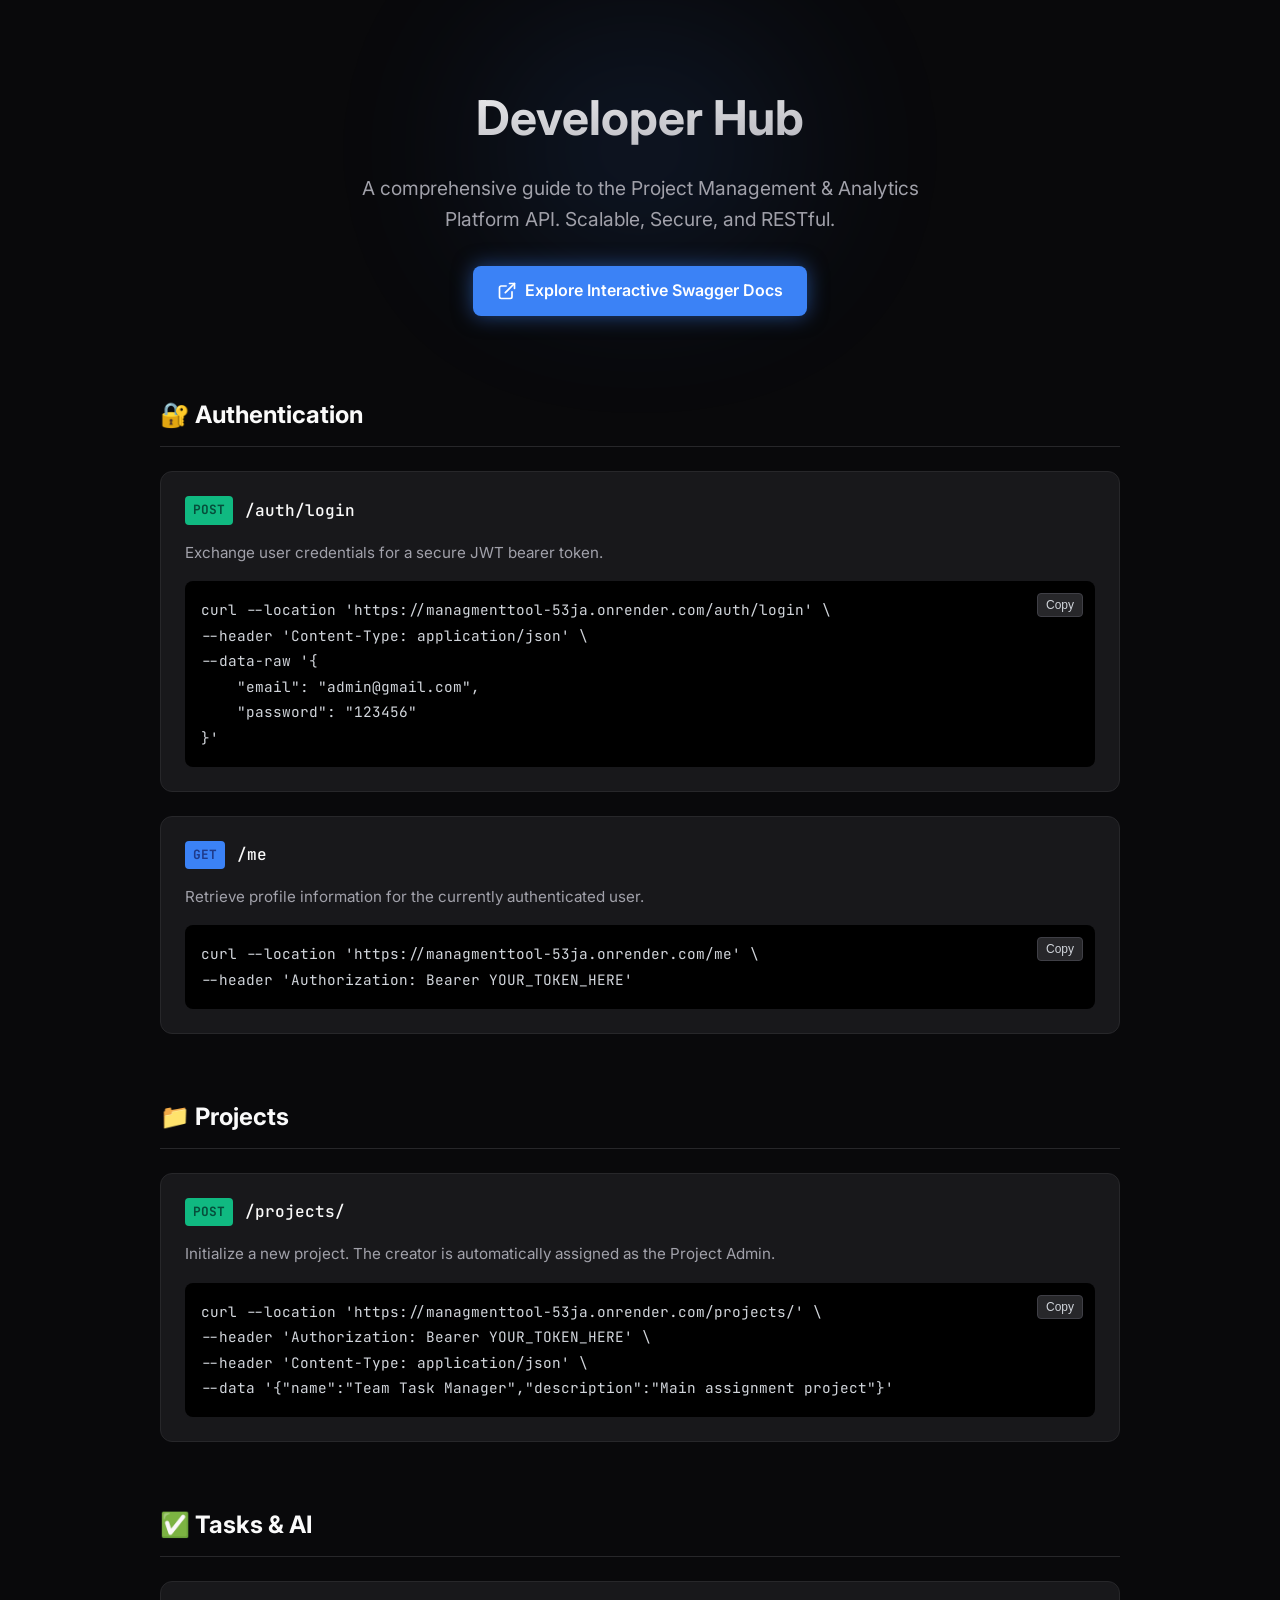
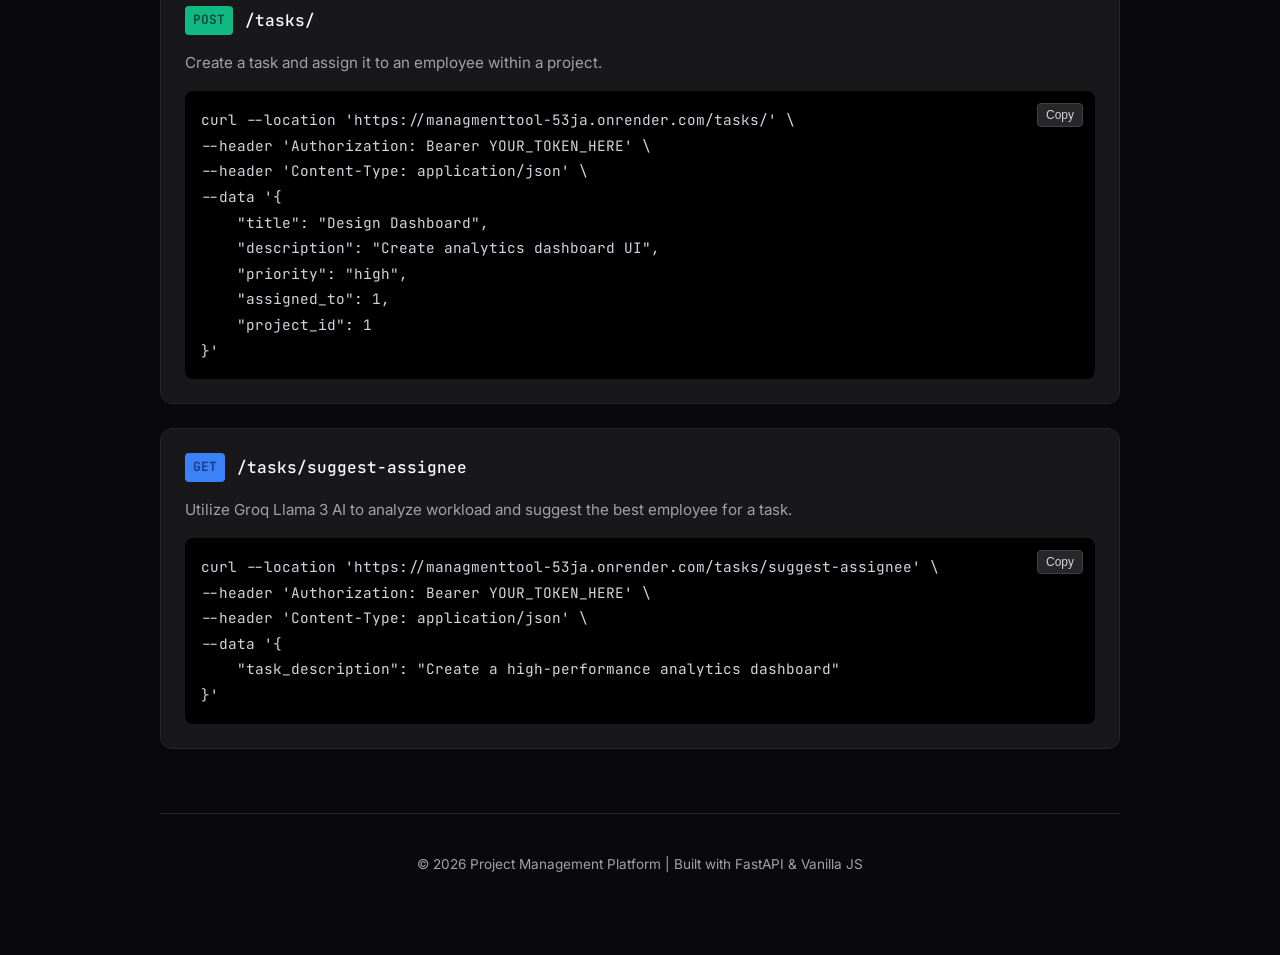
<file: frontend/developers.html>
<!DOCTYPE html>
<html lang="en">

<head>
    <meta charset="UTF-8">
    <meta name="viewport" content="width=device-width, initial-scale=1.0">
    <title>Developer Hub | API Reference</title>
    <link rel="preconnect" href="https://fonts.googleapis.com">
    <link rel="preconnect" href="https://fonts.gstatic.com" crossorigin>
    <link
        href="https://fonts.googleapis.com/css2?family=Inter:wght@300;400;600;700&family=JetBrains+Mono:wght@400;500&display=swap"
        rel="stylesheet">
    <style>
        :root {
            --bg: #09090b;
            --card-bg: #18181b;
            --border: #27272a;
            --text-main: #fafafa;
            --text-dim: #a1a1aa;
            --accent: #3b82f6;
            --accent-glow: rgba(59, 130, 246, 0.5);
            --code-bg: #000000;
        }

        * {
            margin: 0;
            padding: 0;
            box-sizing: border-box;
        }

        body {
            background-color: var(--bg);
            color: var(--text-main);
            font-family: 'Inter', sans-serif;
            line-height: 1.6;
            overflow-x: hidden;
        }

        .container {
            max-width: 1000px;
            margin: 0 auto;
            padding: 80px 20px;
        }

        header {
            text-align: center;
            margin-bottom: 80px;
        }

        h1 {
            font-size: 3rem;
            font-weight: 700;
            margin-bottom: 16px;
            background: linear-gradient(to bottom right, #fff, #a1a1aa);
            -webkit-background-clip: text;
            -webkit-text-fill-color: transparent;
        }

        .subtitle {
            color: var(--text-dim);
            font-size: 1.2rem;
            max-width: 600px;
            margin: 0 auto 32px;
        }

        .swagger-btn {
            display: inline-flex;
            align-items: center;
            gap: 8px;
            background: var(--accent);
            color: white;
            padding: 12px 24px;
            border-radius: 8px;
            text-decoration: none;
            font-weight: 600;
            transition: all 0.2s;
            box-shadow: 0 0 20px var(--accent-glow);
        }

        .swagger-btn:hover {
            transform: translateY(-2px);
            filter: brightness(1.1);
        }

        section {
            margin-bottom: 64px;
        }

        h2 {
            font-size: 1.5rem;
            margin-bottom: 24px;
            padding-bottom: 12px;
            border-bottom: 1px solid var(--border);
            display: flex;
            align-items: center;
            gap: 12px;
        }

        .endpoint-card {
            background: var(--card-bg);
            border: 1px solid var(--border);
            border-radius: 12px;
            padding: 24px;
            margin-bottom: 24px;
            transition: border-color 0.2s;
        }

        .endpoint-card:hover {
            border-color: var(--accent);
        }

        .endpoint-header {
            display: flex;
            justify-content: space-between;
            align-items: flex-start;
            margin-bottom: 16px;
        }

        .method-path {
            display: flex;
            align-items: center;
            gap: 12px;
        }

        .method {
            font-family: 'JetBrains Mono', monospace;
            font-size: 0.8rem;
            font-weight: 700;
            padding: 4px 8px;
            border-radius: 4px;
            text-transform: uppercase;
        }

        .method.post {
            background: #10b981;
            color: #064e3b;
        }

        .method.get {
            background: #3b82f6;
            color: #1e3a8a;
        }

        .method.patch {
            background: #f59e0b;
            color: #78350f;
        }

        .path {
            font-family: 'JetBrains Mono', monospace;
            color: var(--text-main);
            font-weight: 500;
        }

        .desc {
            color: var(--text-dim);
            font-size: 0.95rem;
            margin-bottom: 16px;
        }

        .code-block {
            background: var(--code-bg);
            border-radius: 8px;
            padding: 16px;
            position: relative;
            overflow-x: auto;
        }

        code {
            font-family: 'JetBrains Mono', monospace;
            font-size: 0.9rem;
            color: #d1d5db;
            white-space: pre;
        }

        .copy-btn {
            position: absolute;
            top: 12px;
            right: 12px;
            background: #27272a;
            border: 1px solid #3f3f46;
            color: #d1d5db;
            padding: 4px 8px;
            border-radius: 4px;
            font-size: 0.75rem;
            cursor: pointer;
            transition: all 0.2s;
        }

        .copy-btn:hover {
            background: #3f3f46;
        }

        footer {
            text-align: center;
            padding-top: 40px;
            color: var(--text-dim);
            font-size: 0.85rem;
            border-top: 1px solid var(--border);
        }

        .glow {
            position: fixed;
            top: 0;
            left: 50%;
            transform: translateX(-50%);
            width: 600px;
            height: 300px;
            background: radial-gradient(circle, var(--accent-glow) 0%, transparent 70%);
            z-index: -1;
            filter: blur(80px);
            opacity: 0.3;
        }
    </style>
</head>

<body>
    <div class="glow"></div>
    <div class="container">
        <header>
            <h1>Developer Hub</h1>
            <p class="subtitle">A comprehensive guide to the Project Management & Analytics Platform API. Scalable,
                Secure, and RESTful.</p>
            <a href="https://managmenttool-53ja.onrender.com/docs" target="_blank" class="swagger-btn">
                <svg width="20" height="20" viewBox="0 0 24 24" fill="none" stroke="currentColor" stroke-width="2"
                    stroke-linecap="round" stroke-linejoin="round">
                    <path d="M18 13v6a2 2 0 0 1-2 2H5a2 2 0 0 1-2-2V8a2 2 0 0 1 2-2h6"></path>
                    <polyline points="15 3 21 3 21 9"></polyline>
                    <line x1="10" y1="14" x2="21" y2="3"></line>
                </svg>
                Explore Interactive Swagger Docs
            </a>
        </header>

        <section id="auth">
            <h2>🔐 Authentication</h2>

            <div class="endpoint-card">
                <div class="endpoint-header">
                    <div class="method-path">
                        <span class="method post">POST</span>
                        <span class="path">/auth/login</span>
                    </div>
                </div>
                <p class="desc">Exchange user credentials for a secure JWT bearer token.</p>
                <div class="code-block">
                    <button class="copy-btn" onclick="copyCode(this)">Copy</button>
                    <code>curl --location 'https://managmenttool-53ja.onrender.com/auth/login' \
--header 'Content-Type: application/json' \
--data-raw '{
    "email": "admin@gmail.com",
    "password": "123456"
}'</code>
                </div>
            </div>

            <div class="endpoint-card">
                <div class="endpoint-header">
                    <div class="method-path">
                        <span class="method get">GET</span>
                        <span class="path">/me</span>
                    </div>
                </div>
                <p class="desc">Retrieve profile information for the currently authenticated user.</p>
                <div class="code-block">
                    <button class="copy-btn" onclick="copyCode(this)">Copy</button>
                    <code>curl --location 'https://managmenttool-53ja.onrender.com/me' \
--header 'Authorization: Bearer YOUR_TOKEN_HERE'</code>
                </div>
            </div>
        </section>

        <section id="projects">
            <h2>📁 Projects</h2>

            <div class="endpoint-card">
                <div class="endpoint-header">
                    <div class="method-path">
                        <span class="method post">POST</span>
                        <span class="path">/projects/</span>
                    </div>
                </div>
                <p class="desc">Initialize a new project. The creator is automatically assigned as the Project Admin.
                </p>
                <div class="code-block">
                    <button class="copy-btn" onclick="copyCode(this)">Copy</button>
                    <code>curl --location 'https://managmenttool-53ja.onrender.com/projects/' \
--header 'Authorization: Bearer YOUR_TOKEN_HERE' \
--header 'Content-Type: application/json' \
--data '{"name":"Team Task Manager","description":"Main assignment project"}'</code>
                </div>
            </div>
        </section>

        <section id="tasks">
            <h2>✅ Tasks & AI</h2>

            <div class="endpoint-card">
                <div class="endpoint-header">
                    <div class="method-path">
                        <span class="method post">POST</span>
                        <span class="path">/tasks/</span>
                    </div>
                </div>
                <p class="desc">Create a task and assign it to an employee within a project.</p>
                <div class="code-block">
                    <button class="copy-btn" onclick="copyCode(this)">Copy</button>
                    <code>curl --location 'https://managmenttool-53ja.onrender.com/tasks/' \
--header 'Authorization: Bearer YOUR_TOKEN_HERE' \
--header 'Content-Type: application/json' \
--data '{
    "title": "Design Dashboard",
    "description": "Create analytics dashboard UI",
    "priority": "high",
    "assigned_to": 1,
    "project_id": 1
}'</code>
                </div>
            </div>

            <div class="endpoint-card">
                <div class="endpoint-header">
                    <div class="method-path">
                        <span class="method get">GET</span>
                        <span class="path">/tasks/suggest-assignee</span>
                    </div>
                </div>
                <p class="desc">Utilize Groq Llama 3 AI to analyze workload and suggest the best employee for a task.
                </p>
                <div class="code-block">
                    <button class="copy-btn" onclick="copyCode(this)">Copy</button>
                    <code>curl --location 'https://managmenttool-53ja.onrender.com/tasks/suggest-assignee' \
--header 'Authorization: Bearer YOUR_TOKEN_HERE' \
--header 'Content-Type: application/json' \
--data '{
    "task_description": "Create a high-performance analytics dashboard"
}'</code>
                </div>
            </div>
        </section>

        <footer>
            <p>&copy; 2026 Project Management Platform | Built with FastAPI & Vanilla JS</p>
        </footer>
    </div>

    <script>
        function copyCode(btn) {
            const code = btn.nextElementSibling.innerText;
            navigator.clipboard.writeText(code);
            const originalText = btn.innerText;
            btn.innerText = "Copied!";
            btn.style.background = "#10b981";
            btn.style.color = "#fff";
            setTimeout(() => {
                btn.innerText = originalText;
                btn.style.background = "#27272a";
            }, 2000);
        }
    </script>
</body>

</html>
</file>
